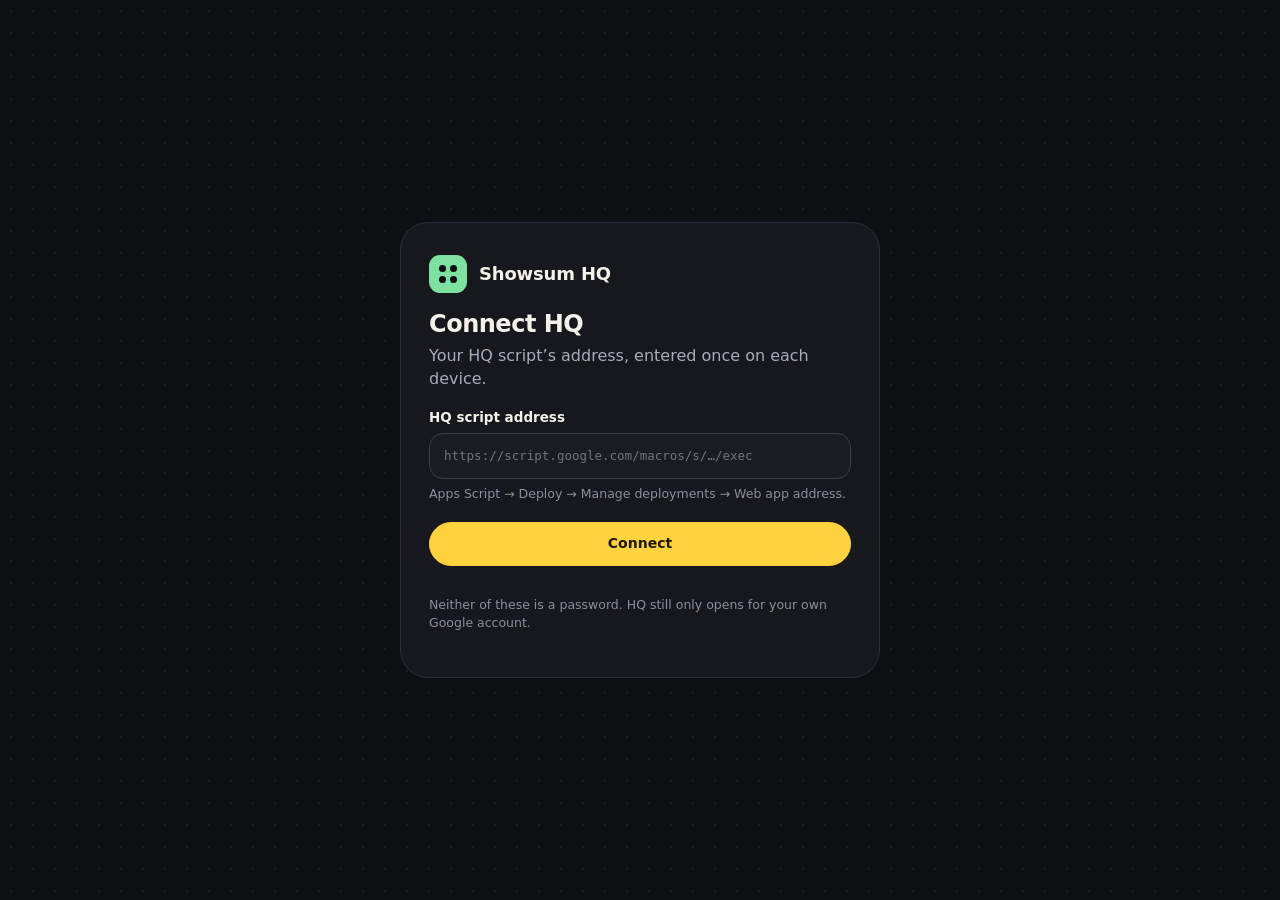
<file: index.html>
<!doctype html>
<html lang="en-GB">
<head>
<meta charset="utf-8">
<meta name="viewport" content="width=device-width, initial-scale=1, viewport-fit=cover">
<meta http-equiv="Content-Security-Policy" content="default-src 'self'; script-src 'self' https://accounts.google.com/gsi/client; style-src 'self' 'unsafe-inline' https://fonts.googleapis.com https://accounts.google.com/gsi/style; font-src https://fonts.gstatic.com; img-src 'self' data: https://*.googleusercontent.com; connect-src 'self' https://script.google.com https://script.googleusercontent.com https://accounts.google.com/gsi/; frame-src https://accounts.google.com/gsi/; object-src 'none'; base-uri 'none'; form-action 'none'">
<meta name="referrer" content="no-referrer">
<title>Showsum HQ</title>
<meta name="description" content="Showsum HQ">
<meta name="robots" content="noindex, nofollow">
<meta name="theme-color" content="#0e0f13">
<link rel="manifest" href="manifest.webmanifest">
<link rel="icon" href="icon.svg" type="image/svg+xml">
<link rel="apple-touch-icon" href="apple-touch-icon.png">
<meta name="apple-mobile-web-app-capable" content="yes">
<meta name="mobile-web-app-capable" content="yes">
<meta name="apple-mobile-web-app-status-bar-style" content="black-translucent">
<meta name="apple-mobile-web-app-title" content="Showsum HQ">
<link rel="preconnect" href="https://fonts.googleapis.com">
<link rel="preconnect" href="https://fonts.gstatic.com" crossorigin>
<link rel="stylesheet" href="https://fonts.googleapis.com/css2?family=Archivo:wdth,wght@62..125,400..800&amp;family=JetBrains+Mono:wght@500;600&amp;display=swap">
<link rel="stylesheet" href="hq.css?v=13">
</head>
<body>
<div id="app"><main class="gate"><div class="gate-card"><div class="brand"><div class="mark" aria-hidden="true"><span></span><span></span><span></span><span></span></div><b>Showsum HQ</b></div><span class="loading"><span class="spinner"></span>Opening</span></div></main></div>
<noscript><p style="padding:24px">Showsum HQ needs JavaScript.</p></noscript>
<script src="config.js?v=13"></script>
<script src="exhibitors/core.js?v=13"></script>
<script src="exhibitors.js?v=13"></script>
<script src="hq.js?v=13"></script>
</body>
</html>
</file>
<file: hq.css>
/* Showsum HQ · Transit look */
:root {
  --ground: #0e0f13; --rail: #0a0b0e; --panel: #16181e; --panel-2: #1a1c22; --tile: #22252d;
  --line: #2a2e38; --line-2: #3a3f4b; --line-soft: #22252d;
  --text: #f3f1ea; --sub: #a9adb8; --muted: #8a8f9c;
  --yellow: #ffd23f; --yellow-ink: #1d1904; --yellow-sub: #4a3f12;
  --mint: #7ee0a1; --coral: #ff7a66; --sky: #8fc7ff;
  --l-baby: #5ec2ff; --l-crafts: #b49bff; --l-xmas: #ff6fa0; --l-caravans: #2fd6c3;
  --sans: "Archivo", system-ui, -apple-system, "Segoe UI", Roboto, sans-serif;
  --mono: "JetBrains Mono", ui-monospace, "SF Mono", Menlo, monospace;
  --r-lg: 26px; --r-md: 16px; --r-sm: 10px;
  --safe-b: env(safe-area-inset-bottom, 0px);
  color-scheme: dark;
}
* { box-sizing: border-box; }
html, body { margin: 0; }
body {
  min-height: 100vh; background-color: var(--ground); color: var(--text);
  background-image: radial-gradient(rgba(255,255,255,0.055) 1px, transparent 1.4px); background-size: 22px 22px;
  font-family: var(--sans); font-size: 14px; line-height: 1.45; -webkit-font-smoothing: antialiased;
}
a { color: var(--yellow); }
a:hover { color: #ffe27a; }
button, input, select, textarea { font: inherit; color: inherit; }
:focus-visible { outline: 2px solid var(--yellow); outline-offset: 2px; }
.sr { position: absolute; width: 1px; height: 1px; overflow: hidden; clip: rect(0 0 0 0); white-space: nowrap; }
[hidden] { display: none !important; }

/* Type */
.eyebrow { font-family: var(--mono); font-size: 11px; letter-spacing: 0.14em; color: var(--muted); text-transform: uppercase; }
.h1 { margin: 0; font-stretch: 125%; font-size: clamp(30px, 5vw, 44px); font-weight: 800; letter-spacing: -0.025em; line-height: 1.05; }
.h2 { margin: 0; font-stretch: 125%; font-size: 24px; font-weight: 800; letter-spacing: -0.02em; line-height: 1.1; }
.h3 { margin: 0; font-stretch: 112%; font-size: 17px; font-weight: 800; letter-spacing: -0.01em; }
.lede { margin: 0; font-size: 16px; color: var(--sub); }
.sub { color: var(--sub); }
.muted { color: var(--muted); }
.mono { font-family: var(--mono); }
.small { font-size: 12.5px; }

/* Buttons */
.btn {
  display: inline-flex; align-items: center; justify-content: center; gap: 8px; min-height: 44px; padding: 0 18px;
  border-radius: 22px; border: 1px solid var(--line-2); background: transparent; color: var(--text);
  font-weight: 700; font-size: 14px; text-decoration: none; cursor: pointer; white-space: nowrap;
  transition: background-color .2s, border-color .2s, transform .2s;
}
.btn:hover { background: var(--tile); color: var(--text); }
.btn:active { transform: translateY(1px); }
.btn[disabled] { opacity: .45; cursor: default; }
.btn.light { background: var(--text); border-color: var(--text); color: var(--ground); }
.btn.light:hover { background: #fffdf6; }
.btn.yellow { background: var(--yellow); border-color: var(--yellow); color: var(--yellow-ink); }
.btn.yellow:hover { background: #ffe27a; }
.btn.small { min-height: 36px; padding: 0 14px; font-size: 13px; }
.btn.danger { border-color: rgba(255,122,102,.5); color: var(--coral); }
.icon-btn {
  display: inline-flex; align-items: center; justify-content: center; width: 40px; height: 40px; border-radius: 12px;
  border: 1px solid var(--line-2); background: transparent; color: var(--text); cursor: pointer;
}
.icon-btn:hover { background: var(--tile); }
.icon-btn[disabled] { opacity: .3; cursor: default; }
svg.i { width: 18px; height: 18px; flex: none; }

/* Gate screens (connect, sign in) */
.gate { min-height: 100vh; display: flex; align-items: center; justify-content: center; padding: 24px 16px; }
.gate-card {
  width: 100%; max-width: 480px; background: var(--panel); border: 1px solid var(--line); border-radius: 28px;
  padding: 32px 28px; display: flex; flex-direction: column; gap: 18px; animation: rise .5s both;
}
.brand { display: flex; align-items: center; gap: 12px; }
.mark { width: 38px; height: 38px; border-radius: 11px; background: var(--mint); padding: 10px; display: grid; grid-template-columns: 1fr 1fr; gap: 4px; flex: none; }
.mark span { border-radius: 50%; background: var(--ground); }
.brand b { font-stretch: 125%; font-size: 18px; font-weight: 800; letter-spacing: -0.01em; }
.field { display: flex; flex-direction: column; gap: 6px; }
.field label { font-weight: 600; font-size: 13.5px; }
.field .hint { font-size: 12.5px; color: var(--muted); }
.input {
  width: 100%; min-height: 46px; padding: 10px 14px; border-radius: 14px; border: 1px solid var(--line-2);
  background: var(--panel-2); color: var(--text); font-size: 14px;
}
.input:focus { border-color: var(--yellow); outline: none; }
.input.mono { font-family: var(--mono); font-size: 12.5px; }
textarea.input { min-height: 72px; resize: vertical; }
.error { color: var(--coral); font-size: 13px; }
.note { font-size: 12.5px; color: var(--muted); }
.gsi-slot { min-height: 44px; display: flex; align-items: center; }

/* Shell */
.shell { display: flex; min-height: 100vh; }
.rail {
  position: sticky; top: 0; height: 100vh; flex: 0 0 76px; background: var(--rail); border-right: 1px solid #1d2027;
  display: flex; flex-direction: column; align-items: center; gap: 8px; padding: 20px 0;
}
.rail .mark { margin-bottom: 18px; }
.nav-a {
  position: relative; width: 46px; height: 46px; border-radius: 13px; color: var(--muted);
  display: flex; align-items: center; justify-content: center; text-decoration: none;
}
.nav-a:hover { background: var(--panel-2); color: var(--text); }
.nav-a[aria-current="page"] { background: var(--tile); color: var(--text); }
.nav-a svg { width: 21px; height: 21px; }
.nav-a .badge {
  position: absolute; top: 5px; right: 4px; min-width: 17px; height: 17px; padding: 0 4px; border-radius: 9px;
  background: var(--yellow); color: var(--yellow-ink); font-size: 10.5px; font-weight: 700; display: flex; align-items: center; justify-content: center;
}
.avatar {
  width: 34px; height: 34px; border-radius: 50%; background: var(--text); color: var(--ground); font-weight: 700;
  display: flex; align-items: center; justify-content: center; overflow: hidden; flex: none;
}
.avatar img { width: 100%; height: 100%; object-fit: cover; }
.rail .avatar { margin-top: auto; }
.main { flex: 1; min-width: 0; padding: 28px 32px 64px; display: flex; flex-direction: column; gap: 22px; max-width: 1380px; }
.tabbar { display: none; }

.page-head { display: flex; flex-wrap: wrap; align-items: flex-end; justify-content: space-between; gap: 16px; animation: rise .5s both; }
.page-head > div { display: flex; flex-direction: column; gap: 6px; min-width: 0; }
.live { display: inline-flex; align-items: center; gap: 10px; }
.pulse { position: relative; width: 8px; height: 8px; flex: none; }
.pulse::before, .pulse::after { content: ""; position: absolute; inset: 0; border-radius: 50%; background: var(--mint); }
.pulse::after { background: none; border: 2px solid var(--mint); animation: pulse 2s ease-out infinite; }
.pulse.off::before { background: var(--muted); }
.pulse.off::after { display: none; }

/* Panels */
.panel { background: var(--panel); border: 1px solid var(--line); border-radius: var(--r-lg); padding: 22px; display: flex; flex-direction: column; gap: 14px; animation: rise .5s both; }
.panel-head { display: flex; flex-wrap: wrap; align-items: flex-end; justify-content: space-between; gap: 12px; }
.panel-head > div { display: flex; flex-direction: column; gap: 4px; }
.grid-2 { display: grid; grid-template-columns: repeat(auto-fit, minmax(min(320px, 100%), 1fr)); gap: 20px; align-items: start; }
.grid-2 > * { min-width: 0; }

/* Build line (Overview placeholder) */
.line-track { display: flex; align-items: flex-start; overflow-x: auto; padding: 8px 2px 4px; }
.stop { display: flex; flex-direction: column; align-items: center; gap: 8px; flex: 1 0 96px; position: relative; text-align: center; }
.stop::before { content: ""; position: absolute; top: 9px; left: calc(-50% + 12px); right: calc(50% + 12px); height: 0; border-top: 2px dashed var(--line-2); }
.stop:first-child::before { display: none; }
.stop.done::before, .stop.now::before { border-top: 6px solid var(--mint); top: 7px; border-radius: 3px; }
.stop .st { position: relative; width: 20px; height: 20px; border-radius: 50%; box-sizing: border-box; background: var(--ground); border: 2px solid var(--line-2); z-index: 1; }
.stop.done .st { background: var(--text); border: 3px solid var(--mint); }
.stop.now .st { border: 4px solid var(--yellow); }
.stop.now .st::after { content: ""; position: absolute; inset: -5px; border-radius: 50%; border: 2px solid var(--yellow); animation: pulse 2s ease-out infinite; }
.stop small { font-family: var(--mono); font-size: 10px; letter-spacing: .08em; color: var(--muted); }
.stop span.t { font-size: 12.5px; font-weight: 600; max-width: 110px; }
.stop.todo span.t { color: var(--sub); font-weight: 500; }

.soon { display: flex; flex-direction: column; gap: 10px; }
.soon ul { margin: 0; padding-left: 18px; color: var(--sub); }
.soon li { margin: 4px 0; }
.tag {
  align-self: flex-start; font-family: var(--mono); font-size: 10.5px; font-weight: 600; letter-spacing: .1em;
  padding: 4px 8px; border-radius: 5px; background: var(--tile); color: var(--yellow); position: relative; overflow: hidden;
}
.tag::after { content: ""; position: absolute; left: 0; right: 0; top: 50%; height: 1px; background: rgba(14,15,19,.75); }
.tag.mint { color: var(--mint); }

/* Launchpad */
.lp-group { display: flex; flex-direction: column; gap: 12px; animation: rise .5s both; }
.lp-group-head { display: flex; align-items: center; justify-content: space-between; gap: 10px; min-height: 40px; }
.lp-group-head .tools { display: flex; gap: 6px; }
.lp-grid { display: grid; grid-template-columns: repeat(auto-fill, minmax(min(230px, 100%), 1fr)); gap: 12px; }
.tile {
  position: relative; display: flex; align-items: center; gap: 12px; min-height: 72px; min-width: 0; padding: 14px; border-radius: var(--r-md);
  background: var(--panel); border: 1px solid var(--line); color: var(--text); text-decoration: none;
  transition: transform .2s, background-color .2s, border-color .2s;
}
a.tile:hover { transform: translateY(-2px); background: var(--panel-2); border-color: var(--line-2); color: var(--text); }
.tile .mono-ico {
  flex: none; width: 40px; height: 40px; border-radius: 12px; display: flex; align-items: center; justify-content: center;
  font-stretch: 125%; font-weight: 800; font-size: 16px; color: var(--ground);
}
.tile .tx { display: flex; flex-direction: column; min-width: 0; }
.tile .tx b { font-weight: 700; font-size: 14px; white-space: nowrap; overflow: hidden; text-overflow: ellipsis; }
.tile .tx span { font-size: 12px; color: var(--muted); overflow: hidden; display: -webkit-box; -webkit-line-clamp: 2; -webkit-box-orient: vertical; overflow-wrap: anywhere; }
.tile .tx .host { font-family: var(--mono); font-size: 11px; }
.tile .out { margin-left: auto; color: var(--muted); flex: none; }
.tile.editing { padding-right: 10px; }
.tile .edit-tools { margin-left: auto; display: flex; gap: 4px; flex: none; }
.tile .edit-tools .icon-btn { width: 34px; height: 34px; border-radius: 10px; }
.add-tile {
  display: flex; align-items: center; justify-content: center; gap: 8px; min-height: 72px; border-radius: var(--r-md);
  border: 1.5px dashed var(--line-2); background: transparent; color: var(--sub); cursor: pointer; font-weight: 600;
}
.add-tile:hover { border-color: var(--yellow); color: var(--yellow); }

/* Settings */
.rows { display: flex; flex-direction: column; }
.row { display: grid; grid-template-columns: 24px minmax(0, 1fr) auto; gap: 12px; align-items: center; padding: 12px 0; border-top: 1px solid var(--line-soft); }
.row:first-child { border-top: 0; }
.row .what { display: flex; flex-direction: column; min-width: 0; }
.row .what b { font-weight: 600; }
.row .what span { font-size: 12.5px; color: var(--muted); overflow-wrap: anywhere; }
.ok-dot, .no-dot, .wait-dot { width: 12px; height: 12px; border-radius: 50%; justify-self: center; }
.ok-dot { background: var(--mint); }
.no-dot { background: transparent; border: 2px solid var(--line-2); }
.no-dot.bad { border-color: var(--coral); }
.wait-dot { background: var(--line-2); animation: breathe 1.4s ease-in-out infinite; }
.pin { margin: 4px 0 0; padding: 12px 14px; border-radius: 12px; background: var(--panel-2); border: 1px solid var(--line-2); font-size: 12.5px; white-space: pre-wrap; overflow-wrap: anywhere; color: var(--yellow); }
.kv { display: grid; grid-template-columns: max-content 1fr; gap: 6px 16px; font-size: 13px; }
.kv dt { color: var(--muted); }
.kv dd { margin: 0; }
.actions { display: flex; flex-wrap: wrap; gap: 8px; }

/* ---------- Release 2: Overview and Customers ---------- */
:root { --l-other: #e8a35a; --stage-todo: #3a3f4b; --day2: #3c9a68; --last: #cdeedb; --lilac: #b49bff; }
.hl { color: var(--text); font-weight: 700; }
.lede .hl { color: var(--yellow); }
.updated { align-self: center; }
.ldot { display: inline-block; width: 10px; height: 10px; border-radius: 50%; flex: none; }
.legend { display: flex; flex-wrap: wrap; gap: 6px 14px; color: var(--sub); }
.legend > span { display: inline-flex; align-items: center; gap: 6px; }
.k { display: inline-block; width: 10px; height: 10px; border-radius: 3px; background: var(--stage-todo); flex: none; }
.k.on, .k.first, .k.won { background: var(--mint); }
.k.todo { background: var(--stage-todo); }
.k.emailed, .k.other { background: var(--sky); }
.k.engaged { background: var(--yellow); }
.k.post { background: var(--lilac); }
.k.out { background: var(--coral); }
.k.day2 { background: var(--day2); }
.k.last { background: var(--last); }
.k.show { width: 16px; height: 8px; border-radius: 4px; background: var(--l-xmas); }
.k.win { width: 16px; height: 0; border-radius: 0; background: none; border-top: 2px dashed var(--yellow); }
.chip { display: inline-flex; align-items: center; gap: 6px; height: 26px; padding: 0 10px; border-radius: 13px; font-size: 12px; font-weight: 700; background: var(--tile); color: var(--text); white-space: nowrap; flex: none; }
.chip.live { background: rgba(126,224,161,.14); color: var(--mint); }
.chip.warn { background: rgba(255,210,63,.12); color: var(--yellow); }
.chip.dim { color: var(--muted); }
.btn.ghost { border-color: var(--line); color: var(--muted); }
.btn.ghost:hover { color: var(--text); }

/* Sending today */
.sendnow { background: #13151a; border: 1px solid var(--line); border-radius: 28px; padding: 24px 28px; display: flex; flex-wrap: wrap; align-items: center; gap: 22px 32px; animation: rise .5s both; }
.send-count { display: flex; align-items: center; gap: 20px; flex: 0 1 auto; min-width: 0; }
.waffle { display: grid; gap: 4px; flex: none; max-width: 100%; }
.waffle span { aspect-ratio: 1; border-radius: 50%; background: #2c303a; }
.waffle span.on { background: var(--mint); }
.waffle span.over { background: var(--coral); }
.send-num { display: flex; flex-direction: column; gap: 4px; min-width: 0; }
.send-num .big { font-stretch: 125%; font-size: 68px; font-weight: 800; line-height: .95; letter-spacing: -.03em; }
.send-num .big small { font-size: 18px; font-weight: 600; color: var(--muted); letter-spacing: 0; }
.send-num .legend { flex-direction: column; gap: 5px; margin-top: 8px; font-size: 12.5px; }
.send-facts { flex: 1 1 360px; min-width: 0; display: flex; flex-direction: column; gap: 8px; }
.send-facts ul { margin: 0; padding: 0; list-style: none; display: flex; flex-direction: column; gap: 6px; color: var(--sub); }
.send-facts li b { color: var(--text); }
.send-facts li b.bad { color: var(--coral); }
.send-facts li b.good { color: var(--mint); }
.send-facts li.warn { color: var(--yellow); }

/* 7-day tiles */
.kpis { display: grid; grid-template-columns: repeat(auto-fit, minmax(min(200px, 100%), 1fr)); gap: 14px; animation: rise .5s both; }
.kpi { min-width: 0; background: var(--panel); border: 1px solid var(--line); border-radius: 20px; padding: 16px 18px 12px; display: flex; flex-direction: column; gap: 2px; color: var(--text); text-decoration: none; transition: transform .2s, border-color .2s; }
a.kpi:hover { transform: translateY(-2px); border-color: var(--line-2); color: var(--text); }
.kpi-top { display: flex; justify-content: space-between; gap: 8px; font-family: var(--mono); font-size: 11px; letter-spacing: .12em; color: var(--muted); text-transform: uppercase; }
.kpi-val { font-stretch: 125%; font-size: 40px; font-weight: 800; line-height: 1.05; letter-spacing: -.02em; overflow-wrap: anywhere; }
.kpi-sub { font-size: 12.5px; color: var(--sub); }
.kpi-sub.bad { color: var(--coral); }
.spark { display: block; width: 100%; height: 36px; margin-top: 8px; overflow: visible; }

/* Overview layout */
.ov-grid { display: grid; grid-template-columns: minmax(0, 1.7fr) minmax(0, 1fr); gap: 20px; align-items: start; }
.ov-main, .ov-side { display: flex; flex-direction: column; gap: 20px; min-width: 0; }

/* Your shows */
.show-row { position: relative; display: flex; flex-direction: column; gap: 10px; padding: 16px 16px 14px 20px; border-radius: 16px; background: var(--panel-2); border: 1px solid var(--line-soft); overflow: hidden; }
.show-row::before { content: ""; position: absolute; left: 0; top: 0; bottom: 0; width: 5px; background: var(--lc); }
.show-head { display: flex; align-items: flex-start; justify-content: space-between; gap: 10px; }
.show-name { display: flex; flex-direction: column; min-width: 0; }
.show-name b { font-stretch: 112%; font-size: 17px; font-weight: 800; }
.show-count { position: absolute; right: 16px; bottom: 14px; font-size: 11px; color: var(--muted); }
.stagebar { display: flex; height: 10px; border-radius: 5px; overflow: hidden; background: var(--tile); }
.stagebar .seg { height: 100%; transform-origin: left; animation: growx .7s both; }
.seg.todo { background: var(--stage-todo); } .seg.emailed { background: var(--sky); } .seg.engaged { background: var(--yellow); }
.seg.won { background: var(--mint); } .seg.post { background: var(--lilac); } .seg.out { background: var(--coral); }
.steps { margin: 0; padding: 0 0 18px; list-style: none; display: flex; flex-direction: column; gap: 4px; color: var(--sub); font-size: 13px; }
.steps li { padding-left: 16px; position: relative; }
.steps li::before { content: ""; position: absolute; left: 0; top: 7px; width: 7px; height: 7px; border-radius: 50%; border: 2px solid var(--line-2); box-sizing: border-box; }
.steps li.go::before { background: var(--yellow); border-color: var(--yellow); }
.steps li b { color: var(--text); font-weight: 600; }

/* Emails and shows ahead */
.split { flex-direction: row; flex-wrap: wrap; gap: 24px; }
.split > div { flex: 1 1 300px; min-width: 0; display: flex; flex-direction: column; gap: 12px; }
.split > .ahead { padding-left: 24px; border-left: 1px dashed var(--line); }
.bars { display: grid; grid-auto-flow: column; grid-auto-columns: minmax(0, 1fr); gap: 5px; height: 140px; align-items: end; }
.bar { height: 100%; display: flex; flex-direction: column; justify-content: flex-end; align-items: center; gap: 6px; min-width: 0; }
.bar .stack { width: 100%; max-width: 26px; flex: 1; display: flex; flex-direction: column; justify-content: flex-end; border-radius: 5px; overflow: hidden; background: rgba(255,255,255,.03); }
.bar .stack span { display: block; width: 100%; transform-origin: bottom; animation: growy .7s both; }
.stack .first { background: var(--mint); } .stack .day2 { background: var(--day2); } .stack .last { background: var(--last); } .stack .other { background: var(--sky); }
.bar .lab { font-family: var(--mono); font-size: 10px; color: var(--muted); }
.bar.today .lab { color: var(--text); font-weight: 600; }
.bar .val { color: var(--sub); white-space: nowrap; font-size: 11px; }
.timeline { position: relative; display: flex; flex-direction: column; gap: 6px; padding-top: 22px; }
.ticks { position: absolute; top: 0; left: 0; right: 0; height: 16px; }
.ticks span { position: absolute; top: 0; font-family: var(--mono); font-size: 10px; letter-spacing: .08em; color: var(--muted); white-space: nowrap; }
.ticks span:first-child { color: var(--yellow); }
.lane { display: flex; flex-direction: column; gap: 4px; min-width: 0; }
.lane-lab { display: flex; align-items: center; gap: 6px; font-size: 12.5px; min-width: 0; white-space: nowrap; overflow: hidden; text-overflow: ellipsis; }
.lane-lab b { font-weight: 600; overflow: hidden; text-overflow: ellipsis; }
.lane-lab .muted { overflow: hidden; text-overflow: ellipsis; }
.lane-track { position: relative; height: 12px; border-radius: 6px; background: rgba(255,255,255,.03); }
.lane-track .show { position: absolute; top: 1px; height: 10px; border-radius: 5px; transform-origin: left; animation: growx .7s both; }
.lane-track .win { position: absolute; top: 5px; height: 0; border-top: 2px dashed var(--yellow); }

/* Your turn */
.turn { display: flex; flex-direction: column; gap: 12px; animation: rise .5s both; }
.turn-head { display: flex; align-items: center; justify-content: space-between; gap: 10px; }
.turn-head h2 { margin: 0; font-stretch: 125%; font-size: 26px; font-weight: 800; letter-spacing: -.02em; color: var(--yellow); }
.turn-head .count { min-width: 30px; height: 30px; padding: 0 9px; border-radius: 15px; background: var(--yellow); color: var(--yellow-ink); font-weight: 800; display: flex; align-items: center; justify-content: center; }
.ticket { display: flex; flex-direction: column; gap: 6px; padding: 16px 18px; border-radius: 16px; background: var(--yellow); color: var(--yellow-ink); }
.t-top { display: flex; align-items: center; gap: 8px; min-width: 0; }
.ticket .round { flex: none; min-width: 24px; height: 24px; padding: 0 6px; border-radius: 12px; background: var(--yellow-ink); color: var(--yellow); display: flex; align-items: center; justify-content: center; font-weight: 800; font-size: 11.5px; }
.t-tag { font-family: var(--mono); font-size: 10.5px; font-weight: 600; letter-spacing: .1em; color: var(--yellow-sub); overflow: hidden; text-overflow: ellipsis; white-space: nowrap; }
.t-title { font-stretch: 112%; font-size: 17px; font-weight: 800; letter-spacing: -.01em; line-height: 1.2; }
.t-sub { font-size: 13px; line-height: 1.45; color: var(--yellow-sub); }

/* Arrivals and lists */
.arrs { display: flex; flex-direction: column; }
.arr { display: grid; grid-template-columns: 46px 96px minmax(0, 1fr); gap: 10px; align-items: start; padding: 10px 0; border-top: 1px solid var(--line-soft); }
.arr:first-child { border-top: 0; }
.arr > .mono { font-size: 12px; padding-top: 3px; }
.ftag { justify-self: start; position: relative; font-family: var(--mono); font-size: 10px; font-weight: 600; letter-spacing: .1em; padding: 4px 7px; border-radius: 5px; background: var(--tile); color: var(--sub); white-space: nowrap; overflow: hidden; max-width: 100%; text-overflow: ellipsis; }
.ftag::after { content: ""; position: absolute; left: 0; right: 0; top: 50%; height: 1px; background: rgba(14,15,19,.75); }
.ftag.mint { color: var(--mint); } .ftag.yellow { color: var(--yellow); } .ftag.coral { color: var(--coral); } .ftag.sky { color: var(--sky); } .ftag.muted { color: var(--muted); }
.arr-tx { display: flex; flex-direction: column; min-width: 0; }
.arr-tx b { font-size: 13.5px; font-weight: 600; overflow-wrap: anywhere; }
.arr-tx span { font-size: 12px; color: var(--muted); overflow-wrap: anywhere; }

/* Customers */
.plans { display: flex; flex-direction: column; }
.plan-row { display: grid; grid-template-columns: 12px minmax(0, 1.2fr) minmax(0, 1fr) minmax(0, 1.3fr); gap: 12px; align-items: center; padding: 12px 0; border-top: 1px solid var(--line-soft); }
.plan-row:first-child { border-top: 0; }
.pdot { display: inline-block; width: 10px; height: 10px; border-radius: 3px; flex: none; }
.pname { display: flex; flex-direction: column; min-width: 0; }
.pcount { min-width: 0; }
.pmoney { display: flex; align-items: center; gap: 10px; min-width: 0; }
.pbar { flex: 1; height: 8px; border-radius: 4px; background: var(--tile); overflow: hidden; }
.pbar span { display: block; height: 100%; border-radius: 4px; transform-origin: left; animation: growx .7s both; }
.journey { display: grid; grid-template-columns: repeat(auto-fit, minmax(min(110px, 100%), 1fr)); gap: 10px; }
.jstep { display: flex; flex-direction: column; gap: 2px; padding: 12px; border-radius: 14px; background: var(--panel-2); border: 1px solid var(--line-soft); }
.jstep b { font-stretch: 125%; font-size: 28px; font-weight: 800; line-height: 1; }
.find { max-width: 260px; min-height: 40px; }
.chips { display: flex; flex-wrap: wrap; gap: 8px; }
.fchip { min-height: 36px; padding: 0 14px; border-radius: 18px; border: 1px solid var(--line-2); background: transparent; color: var(--text); font-weight: 600; font-size: 13px; cursor: pointer; }
.fchip[aria-selected="true"] { background: var(--text); color: var(--ground); border-color: var(--text); }
.fchip[aria-selected="true"] .muted { color: #55585f; }
.cust-table { display: flex; flex-direction: column; }
.cust { display: grid; grid-template-columns: minmax(0, 2fr) minmax(0, 1.2fr) 70px 80px minmax(0, 1.3fr) minmax(0, 1.2fr) auto; gap: 12px; align-items: center; padding: 12px 0; border-top: 1px solid var(--line-soft); }
.cust.head { font-family: var(--mono); font-size: 10.5px; letter-spacing: .1em; text-transform: uppercase; color: var(--muted); border-top: 0; padding-top: 4px; }
.c-name { display: flex; align-items: center; gap: 10px; min-width: 0; }
.c-name > span { display: flex; flex-direction: column; min-width: 0; }
.c-name b { overflow-wrap: anywhere; }
.c-plan { display: flex; align-items: center; gap: 8px; flex-wrap: wrap; min-width: 0; }
.c-next { display: flex; flex-direction: column; min-width: 0; }
.c-status { display: flex; flex-direction: column; align-items: flex-start; gap: 4px; min-width: 0; }
.months { height: 150px; }
.name-form .name-row { display: flex; gap: 8px; }
.name-form .input { min-height: 40px; max-width: 220px; }

@media (max-width: 1100px) {
  .ov-grid { grid-template-columns: minmax(0, 1fr); }
}
@media (max-width: 760px) {
  .sendnow { padding: 20px 18px; border-radius: 22px; }
  .send-num .big { font-size: 54px; }
  .kpis { grid-template-columns: repeat(2, minmax(0, 1fr)); gap: 10px; }
  .kpi { padding: 14px 14px 10px; border-radius: 18px; }
  .kpi-val { font-size: 30px; }
  .split > .ahead { padding-left: 0; border-left: 0; padding-top: 20px; border-top: 1px dashed var(--line); }
  .arr { grid-template-columns: 40px minmax(0, 1fr); }
  .arr .ftag { grid-column: 2; }
  .arr .arr-tx { grid-column: 2; }
  .plan-row { grid-template-columns: 12px minmax(0, 1fr) minmax(0, 1fr); }
  .plan-row .pmoney { grid-column: 2 / -1; }
  .cust.head { display: none; }
  .cust { grid-template-columns: minmax(0, 1fr) auto; gap: 6px 12px; padding: 14px 0; }
  .cust .c-name { grid-column: 1 / -1; }
  .cust .c-since::before { content: "Since "; }
  .cust .c-act { grid-column: 1 / -1; }
  .find { max-width: none; }
}


/* ---------- Release 3: batches ---------- */
.deps { display: flex; flex-direction: column; gap: 10px; }
.dep { position: relative; display: grid; grid-template-columns: 34px minmax(0, 1fr) auto; gap: 12px; align-items: start; padding: 14px 14px 14px 18px; border-radius: 16px; background: var(--panel-2); border: 1px solid var(--line-soft); overflow: hidden; }
.dep::before { content: ""; position: absolute; left: 0; top: 0; bottom: 0; width: 5px; background: var(--lc); }
.dep-pos { font-size: 18px; font-weight: 600; color: var(--muted); padding-top: 2px; }
.dep-main { display: flex; flex-direction: column; gap: 8px; min-width: 0; }
.dep-head { display: flex; align-items: center; justify-content: space-between; gap: 10px; }
.dep-name { display: flex; align-items: center; gap: 8px; min-width: 0; }
.dep-name b { font-stretch: 112%; font-size: 16px; font-weight: 800; overflow-wrap: anywhere; }
.dep-tools { display: flex; gap: 6px; }
.dep-tools .icon-btn { width: 36px; height: 36px; border-radius: 10px; }
.track { display: flex; margin: 2px 0 0; padding: 0; list-style: none; }
.track li { flex: 1 1 0; display: flex; flex-direction: column; gap: 6px; position: relative; min-width: 0; }
.track li:last-child { flex: 0 0 auto; }
.track li::before { content: ""; position: absolute; left: 12px; right: 0; top: 5px; border-top: 2px dashed var(--line-2); }
.track li:last-child::before { display: none; }
.track li.done::before { border-top: 3px solid var(--lc); top: 4px; }
.track .dot { position: relative; z-index: 1; width: 12px; height: 12px; border-radius: 50%; box-sizing: border-box; border: 2px solid var(--line-2); background: var(--panel-2); }
.track li.done .dot { background: var(--lc); border-color: var(--lc); }
.track li.now .dot { border: 3px solid var(--muted); }
.track li.now.go .dot { border-color: var(--yellow); box-shadow: 0 0 0 3px rgba(255,210,63,.2); }
.track .lab { font-size: 11px; color: var(--muted); white-space: nowrap; overflow: hidden; text-overflow: ellipsis; padding-right: 6px; }
.track li.now .lab { color: var(--text); font-weight: 600; }
.how { margin: 0; padding: 8px 10px; border-radius: 10px; background: rgba(255,210,63,.07); color: var(--sub); }
.how b { color: var(--yellow); }
.props { display: flex; flex-direction: column; gap: 4px; padding-top: 6px; border-top: 1px dashed var(--line); }
.props .eyebrow { margin: 6px 0 4px; }
.prop { display: grid; grid-template-columns: 12px minmax(0, 1fr) auto; gap: 12px; align-items: center; padding: 10px 0; border-top: 1px solid var(--line-soft); }
.props .eyebrow + .prop { border-top: 0; }
.prop-tx { display: flex; flex-direction: column; min-width: 0; }
.prop-tx b { font-weight: 600; overflow-wrap: anywhere; }
.c-paid { display: flex; flex-direction: column; min-width: 0; }
@media (max-width: 760px) {
  .dep { grid-template-columns: 26px minmax(0, 1fr); }
  .dep-tools { grid-column: 2; }
  .prop { grid-template-columns: 12px minmax(0, 1fr); }
  .prop .btn { grid-column: 2; justify-self: start; }
}

@keyframes growx { from { transform: scaleX(0); } }
@keyframes growy { from { transform: scaleY(0); } }

/* Toasts and banners */
.toasts { position: fixed; left: 50%; bottom: calc(24px + var(--safe-b)); transform: translateX(-50%); display: flex; flex-direction: column; gap: 8px; z-index: 50; width: min(92vw, 460px); pointer-events: none; }
.toast { pointer-events: auto; background: var(--text); color: var(--ground); border-radius: 14px; padding: 12px 16px; font-weight: 600; box-shadow: 0 10px 30px rgba(0,0,0,.4); animation: rise .3s both; }
.toast.bad { background: var(--coral); }
.banner { display: flex; flex-wrap: wrap; align-items: center; gap: 10px 14px; padding: 12px 16px; border-radius: 14px; background: rgba(255,210,63,.08); border: 1px solid #6b5a1f; color: var(--yellow); }
.banner .grow { flex: 1 1 220px; }

/* Dialog */
dialog { border: 1px solid var(--line-2); border-radius: 22px; background: var(--panel); color: var(--text); padding: 0; width: min(92vw, 480px); }
dialog::backdrop { background: rgba(0,0,0,.6); }
dialog form { padding: 24px; display: flex; flex-direction: column; gap: 14px; }
dialog .foot { display: flex; justify-content: flex-end; gap: 8px; flex-wrap: wrap; margin-top: 6px; }

.spinner { width: 16px; height: 16px; border-radius: 50%; border: 2px solid currentColor; border-right-color: transparent; animation: spin .8s linear infinite; flex: none; }
.loading { display: flex; align-items: center; gap: 10px; color: var(--sub); padding: 8px 0; }

@keyframes rise { from { opacity: 0; transform: translateY(10px); } }
@keyframes pulse { 0% { transform: scale(1); opacity: .75; } 100% { transform: scale(2.4); opacity: 0; } }
@keyframes breathe { 50% { opacity: .35; } }
@keyframes spin { to { transform: rotate(360deg); } }

/* Phone */
@media (max-width: 760px) {
  .rail { display: none; }
  .main { padding: 20px 16px calc(96px + var(--safe-b)); gap: 18px; }
  .tabbar {
    display: grid; grid-template-columns: repeat(6, minmax(0, 1fr)); position: fixed; left: 0; right: 0; bottom: 0; z-index: 40;
    padding: 6px 4px calc(8px + var(--safe-b)); background: rgba(10,11,14,.96); border-top: 1px solid #1d2027;
    backdrop-filter: blur(8px);
  }
  .tabbar a { display: flex; flex-direction: column; align-items: center; gap: 3px; padding: 4px 0; text-decoration: none; color: var(--muted); font-size: 10.5px; font-weight: 600; position: relative; }
  .tabbar a span.ic { width: 44px; height: 30px; border-radius: 15px; display: flex; align-items: center; justify-content: center; }
  .tabbar a { font-size: 10px; letter-spacing: -.01em; white-space: nowrap; min-width: 0; }
  .tabbar a[aria-current="page"] { color: var(--text); }
  .tabbar a[aria-current="page"] span.ic { background: var(--tile); }
  .tabbar svg { width: 20px; height: 20px; }
  .tabbar .badge { position: absolute; top: 0; right: calc(50% - 22px); min-width: 16px; height: 16px; border-radius: 8px; background: var(--yellow); color: var(--yellow-ink); font-size: 10px; font-weight: 700; display: flex; align-items: center; justify-content: center; padding: 0 4px; }
  .panel { padding: 18px; border-radius: 22px; }
  .gate-card { padding: 26px 20px; }
  .lp-grid { grid-template-columns: minmax(0, 1fr); }
  .row { grid-template-columns: 20px minmax(0, 1fr); }
  .row > :last-child:not(.what) { grid-column: 2; justify-self: start; }
}
@media (prefers-reduced-motion: reduce) {
  *, *::before, *::after { animation: none !important; transition: none !important; }
}

/* ---------- Release 4: Inbox ---------- */
a.ticket { text-decoration: none; transition: transform .15s; }
a.ticket:hover { transform: translateY(-1px); }
.warn-list { margin: 6px 0 0; padding-left: 18px; color: var(--sub); }
.warn-list li { margin: 2px 0; }
.msgs { display: flex; flex-direction: column; gap: 10px; }
.msg { display: flex; flex-direction: column; gap: 8px; padding: 16px 18px; border-radius: 16px; background: var(--panel-2); border: 1px solid var(--line-soft); border-left: 4px solid var(--yellow); }
.msg-head { display: flex; align-items: center; justify-content: space-between; gap: 10px; }
.msg-who { display: flex; flex-wrap: wrap; align-items: baseline; gap: 4px 10px; min-width: 0; }
.msg-who b { font-stretch: 112%; font-size: 16px; font-weight: 800; overflow-wrap: anywhere; }
.msg-subj { font-weight: 600; overflow-wrap: anywhere; }
.msg-first { margin: 0; padding: 10px 12px; border-radius: 10px; background: var(--ground); color: var(--sub); font-size: 14px; line-height: 1.5; overflow-wrap: anywhere; }
.msg-acts { display: flex; flex-wrap: wrap; gap: 8px; padding-top: 2px; }
.arr-acts { display: flex; flex-wrap: wrap; gap: 4px 14px; margin-top: 4px; font-size: 12.5px; }
.linkish { background: none; border: 0; padding: 0; font: inherit; color: var(--yellow); cursor: pointer; text-decoration: underline; text-underline-offset: 2px; }
.linkish[disabled] { opacity: .45; cursor: default; }
.steps-n { margin: 0; padding-left: 22px; color: var(--sub); display: flex; flex-direction: column; gap: 8px; }
.steps-n b { color: var(--text); }
@media (max-width: 760px) {
  .msg { padding: 14px; }
  .msg-acts .btn { flex: 1 1 auto; }
}

/* ---------- Release 5: autopilot ---------- */
.segs { display: inline-flex; padding: 3px; gap: 3px; border-radius: 12px; background: var(--panel-2); border: 1px solid var(--line); }
.seg { min-height: 34px; padding: 0 14px; border: 0; border-radius: 9px; background: none; color: var(--muted); font: inherit; font-size: 13px; font-weight: 700; cursor: pointer; }
.seg:hover:not([disabled]) { color: var(--text); background: var(--tile); }
.seg.on { color: var(--text); background: var(--tile); cursor: default; }
.seg.on.seg-dry { color: var(--sky); background: rgba(143,199,255,.12); }
.seg.on.seg-live { color: var(--yellow-ink); background: var(--yellow); }
.panel.ap.ap-live { border-color: #6b5a1f; }
.ap-check { display: flex; flex-direction: column; gap: 8px; padding: 14px 16px; border-radius: 14px; background: var(--yellow); color: var(--yellow-ink); }
.ap-check span { color: var(--yellow-sub); font-size: 13.5px; }
.ap-check .btn { border-color: var(--yellow-ink); }
.ap-check .btn.yellow { background: var(--yellow-ink); color: var(--yellow); }
.ap-check .btn:not(.yellow) { background: transparent; color: var(--yellow-ink); }
.ap-cols { display: grid; grid-template-columns: repeat(auto-fit, minmax(min(300px, 100%), 1fr)); gap: 18px; }
.ap-cols > div { min-width: 0; }
.ap .actions { display: flex; flex-wrap: wrap; align-items: center; gap: 10px; }
.dep-name .chip { margin-left: 4px; }
.dep.started { border-color: rgba(126,224,161,.35); }
.dep-acts { display: flex; flex-wrap: wrap; gap: 8px; }
.members { display: flex; flex-direction: column; gap: 8px; padding: 12px; border-radius: 12px; background: var(--ground); border: 1px solid var(--line-soft); }
.mem-list { display: flex; flex-direction: column; }
.mem { display: grid; grid-template-columns: 96px minmax(0, 1fr) auto; gap: 10px; align-items: center; padding: 8px 0; border-top: 1px solid var(--line-soft); }
.mem:first-child { border-top: 0; }
.mem-tx { display: flex; flex-direction: column; min-width: 0; }
.mem-tx b { font-weight: 600; overflow-wrap: anywhere; }
/* Release 6: a business that's in another batch too */
.mem-tx b .ftag { display: inline-block; vertical-align: 1px; margin-left: 6px; padding: 2px 6px; font-size: 9px; }
@media (max-width: 760px) {
  .segs { width: 100%; }
  .seg { flex: 1 1 0; }
  .mem { grid-template-columns: minmax(0, 1fr) auto; }
  .mem > .ftag { grid-column: 1 / -1; }
}
.panel-head > .segs { flex-direction: row; align-self: flex-start; }

/* ---------- Release 8: Exhibitors, a section of HQ (exhibitors.js) ---------- */
:root { --amber: #fcc35d; --stripe: repeating-linear-gradient(135deg, #3a3f4b 0 4px, #22252d 4px 8px); }
/* Regions that redraw as checks come in rise once, not on every redraw */
#xbody, #xs-top { animation: rise .5s both; }
#xbody .panel, #xbody .kpis, #xs-top .panel, #xs-detail, .xdlg .dialog { animation: none; }
#xbody { display: flex; flex-direction: column; gap: 20px; }

/* Page head */
.crumbs { display: flex; flex-wrap: wrap; align-items: center; gap: 8px; font-family: var(--mono); font-size: 11px; letter-spacing: .14em; text-transform: uppercase; color: var(--muted); }
.crumbs a { color: var(--muted); text-decoration: none; }
.crumbs a:hover { color: var(--text); }
.crumbs .sep { opacity: .5; }
.crumbs span:last-child { color: var(--sub); max-width: 40ch; overflow: hidden; text-overflow: ellipsis; white-space: nowrap; }
.h1 .ldot2 { display: inline-block; width: 16px; height: 16px; border-radius: 50%; margin-right: 14px; vertical-align: 6px; background: var(--lc); }
.page-head > .actions { flex-direction: row; flex-wrap: wrap; align-items: center; gap: 10px; }
.xsearch { position: relative; display: flex; align-items: center; gap: 10px; width: 320px; max-width: 100%; height: 44px; padding: 0 14px; border-radius: 14px; border: 1px solid var(--line-2); background: var(--panel-2); color: var(--muted); font-size: 13.5px; }
.xsearch:focus-within { border-color: var(--yellow); }
.xsearch svg { width: 17px; height: 17px; flex: none; }
.xsearch input { flex: 1; min-width: 0; height: 100%; border: 0; background: none; color: var(--text); font: inherit; font-size: 14px; outline: none; }
.xsearch input::placeholder { color: var(--muted); }
.icon-sq { width: 44px; height: 44px; border-radius: 14px; border: 1px solid var(--line-2); background: var(--panel-2); color: var(--sub); display: inline-flex; align-items: center; justify-content: center; cursor: pointer; flex: none; }
.icon-sq:hover { background: var(--tile); color: var(--text); }
.icon-sq svg { width: 18px; height: 18px; }
.xfind { position: relative; }
.xfind-list { position: absolute; z-index: 30; top: calc(100% + 6px); left: 0; right: 0; min-width: 300px; display: flex; flex-direction: column; padding: 6px; border-radius: 16px; background: var(--panel); border: 1px solid var(--line-2); box-shadow: 0 20px 50px rgba(0,0,0,.5); }
.xfind-list .opt { display: grid; grid-template-columns: 12px minmax(0, 1fr) auto; gap: 10px; align-items: center; padding: 10px; border: 0; border-radius: 10px; background: none; color: var(--text); font: inherit; text-align: left; text-decoration: none; cursor: pointer; }
.xfind-list .opt:hover, .xfind-list .opt:focus { background: var(--tile); outline: none; }
.xfind-list .opt b { font-weight: 600; overflow: hidden; text-overflow: ellipsis; white-space: nowrap; }
.xfind-list .opt span:last-child { font-size: 12px; color: var(--muted); }
.xfind-list .ldot { background: var(--line-2); }

/* Tiles */
a.kpi:hover { transform: translateY(-2px); border-color: var(--line-2); }
.kpi.call { background: var(--yellow); border-color: var(--yellow); color: var(--yellow-ink); }
.kpi.call .kpi-top, .kpi.call .kpi-sub { color: var(--yellow-sub); }
.kpi .kpi-sub b { color: var(--text); font-weight: 600; }
.kpi.call .kpi-sub b { color: var(--yellow-ink); }
.kpi .mini { display: flex; height: 6px; gap: 2px; margin-top: 10px; border-radius: 3px; overflow: hidden; }
.kpi .mini i { display: block; height: 100%; }

/* Lead bars and keys */
.lbar { display: flex; gap: 3px; height: 12px; min-width: 0; }
.lbar i { display: block; height: 100%; border-radius: 3px; min-width: 3px; }
.lbar.thin { height: 8px; }
.ok-bg { background: var(--mint); } .check-bg { background: var(--amber); } .consent-bg { background: var(--coral); } .pending-bg { background: var(--stripe); } .out-bg { background: var(--muted); }
.g-bg { background: var(--sky); } .m-bg { background: var(--lilac); } .o-bg { background: var(--line-2); }
.keys { display: flex; flex-wrap: wrap; gap: 6px 18px; font-size: 12.5px; color: var(--sub); }
.keys span { display: inline-flex; align-items: center; gap: 7px; }
.keys b { color: var(--text); font-weight: 700; font-variant-numeric: tabular-nums; }
.keys i { width: 9px; height: 9px; border-radius: 3px; display: inline-block; }
.two-bars { display: grid; grid-template-columns: repeat(2, minmax(0, 1fr)); gap: 22px 28px; }
.two-bars > div, .stack8 { display: flex; flex-direction: column; gap: 10px; min-width: 0; }
.stack14 { display: flex; flex-direction: column; gap: 14px; }

/* Sector lines: a sector is a line, its shows the stations */
.lines { display: flex; flex-direction: column; gap: 14px; }
.sline { position: relative; display: flex; flex-direction: column; gap: 16px; padding: 18px 20px 18px 26px; border-radius: 18px; background: var(--panel-2); border: 1px solid var(--line-soft); overflow: hidden; text-decoration: none; color: var(--text); transition: border-color .2s; }
.sline::before { content: ""; position: absolute; left: 0; top: 0; bottom: 0; width: 5px; background: var(--lc); }
.sline:hover { border-color: var(--line-2); color: var(--text); }
.sline-head { display: flex; align-items: flex-start; justify-content: space-between; gap: 14px; flex-wrap: wrap; }
.sline-head > div { display: flex; flex-direction: column; gap: 4px; min-width: 0; }
.sline-head b { font-stretch: 112%; font-size: 19px; font-weight: 800; letter-spacing: -.01em; }
.sline-head .sub { font-size: 13px; }
.sline-bar { width: 220px; max-width: 100%; display: flex; flex-direction: column; gap: 6px; }
.sline-bar small { font-family: var(--mono); font-size: 10.5px; color: var(--muted); letter-spacing: .06em; text-align: right; }
.stations { display: grid; grid-auto-flow: column; grid-auto-columns: minmax(170px, 1fr); overflow-x: auto; padding-bottom: 2px; }
.station { position: relative; display: flex; flex-direction: column; gap: 3px; padding: 28px 16px 0 0; min-width: 0; }
.station::before { content: ""; position: absolute; top: 9px; left: 0; right: 0; height: 4px; border-radius: 2px; background: var(--lc); opacity: .5; }
.station:last-child::before { right: auto; width: 40px; background: linear-gradient(90deg, var(--lc), transparent); }
.station .st { position: absolute; top: 3px; left: 0; width: 16px; height: 16px; border-radius: 50%; background: var(--ground); border: 3px solid var(--lc); box-sizing: border-box; }
.station.past .st { background: var(--lc); opacity: .55; }
.station.past b, .station.past span { color: var(--muted); }
.station.now .st { border-color: var(--yellow); }
.station.now .st::after { content: ""; position: absolute; inset: -6px; border-radius: 50%; border: 2px solid var(--yellow); animation: pulse 2s ease-out infinite; }
.station small { font-family: var(--mono); font-size: 10.5px; letter-spacing: .08em; color: var(--muted); }
.station.now small { color: var(--yellow); }
.station b { font-size: 13.5px; font-weight: 700; white-space: nowrap; overflow: hidden; text-overflow: ellipsis; }
.station span { font-size: 12px; color: var(--muted); white-space: nowrap; overflow: hidden; text-overflow: ellipsis; }
.station .ftag { margin-top: 4px; align-self: flex-start; }

/* Calls waiting on you */
.calls { display: flex; flex-direction: column; gap: 2px; margin-top: 4px; }
.call-row { display: flex; align-items: center; justify-content: space-between; gap: 10px; padding: 9px 0; border-top: 1px solid rgba(29,25,4,.14); color: var(--yellow-ink); text-decoration: none; font-weight: 600; font-size: 13.5px; }
.call-row:first-child { border-top: 0; }
.call-row:hover { color: var(--yellow-ink); text-decoration: underline; }

/* Checking */
.chk { display: flex; flex-direction: column; gap: 10px; padding: 14px 0; border-top: 1px solid var(--line-soft); }
.chk:first-of-type { border-top: 0; padding-top: 0; }
.chk-top { display: flex; align-items: center; justify-content: space-between; gap: 10px; }
.chk-top > div { display: flex; flex-direction: column; min-width: 0; }
.chk-top b { font-size: 14px; font-weight: 700; }
.chk-top span { font-size: 12.5px; color: var(--muted); }
.run-btn { width: 40px; height: 40px; border-radius: 50%; border: 0; background: var(--yellow); color: var(--yellow-ink); display: inline-flex; align-items: center; justify-content: center; flex: none; cursor: pointer; }
.run-btn.off { background: var(--tile); color: var(--text); }
.run-btn svg { width: 16px; height: 16px; }
.panel-head > .run-btn { align-self: flex-start; }

/* Finding shows */
.xhow { margin: 0; padding: 0; list-style: none; display: grid; grid-template-columns: repeat(3, minmax(0, 1fr)); gap: 8px; }
.xhow li { display: flex; flex-direction: column; gap: 6px; padding: 12px; border-radius: 14px; background: var(--panel-2); border: 1px solid var(--line-soft); font-size: 12.5px; color: var(--sub); }
.xhow li small { font-family: var(--mono); font-size: 10px; letter-spacing: .1em; color: var(--yellow); }
.links { display: flex; flex-direction: column; }
.link-wrap { display: flex; align-items: center; gap: 6px; border-top: 1px solid var(--line-soft); }
.link-wrap:first-child { border-top: 0; }
.link-row { flex: 1; min-width: 0; display: flex; align-items: center; gap: 12px; padding: 10px 0; color: var(--text); text-decoration: none; }
.link-row .tl { width: 32px; height: 32px; border-radius: 9px; background: var(--tile); display: flex; align-items: center; justify-content: center; font-family: var(--mono); font-size: 11px; font-weight: 600; color: var(--sub); flex: none; text-transform: uppercase; }
.link-row > div { display: flex; flex-direction: column; min-width: 0; flex: 1; }
.link-row b { font-size: 13.5px; font-weight: 600; }
.link-row span { font-size: 12px; color: var(--muted); white-space: nowrap; overflow: hidden; text-overflow: ellipsis; }
.link-row svg { width: 16px; height: 16px; color: var(--muted); flex: none; }
.link-row:hover b { color: var(--yellow); }
.link-wrap .icon-btn { width: 34px; height: 34px; }

/* Tables */
.tbox { position: relative; overflow-x: auto; margin: 0 -6px; }   /* relative: hidden labels inside stay inside */
.xt { width: 100%; border-collapse: collapse; font-size: 13.5px; }
.xt th { text-align: left; font-family: var(--mono); font-size: 10.5px; font-weight: 600; letter-spacing: .12em; text-transform: uppercase; color: var(--muted); padding: 0 10px 10px; border-bottom: 1px solid var(--line); white-space: nowrap; }
.xt td { padding: 11px 10px; border-bottom: 1px solid var(--line-soft); vertical-align: middle; }
.xt tbody tr:hover td { background: rgba(255,255,255,.025); }
.xt tr[data-xrow] { cursor: pointer; }
.xt tr[data-xrow]:focus-visible { outline: 2px solid var(--yellow); outline-offset: -2px; }
.xt tr.sel td { background: rgba(255,210,63,.07); }
/* release 11: already gone through Go into the pipeline */
.xt tr.gone td { opacity: .45; }
.xt tr.gone td:last-child { opacity: .85; }
.xt tr.gone .nm b { text-decoration: line-through; text-decoration-color: rgba(255,255,255,.35); }
.xt tr.sel td:first-child { box-shadow: inset 3px 0 0 var(--yellow); }
.xt .r { text-align: right; font-variant-numeric: tabular-nums; white-space: nowrap; }
.xt .nm { display: flex; flex-direction: column; min-width: 0; }
.xt .nm b { font-weight: 600; }
.xt .nm span, .xt .nm small { font-size: 12px; color: var(--muted); }
.xt .grp td { padding: 18px 10px 8px; border-bottom: 0; font-family: var(--mono); font-size: 10.5px; letter-spacing: .14em; text-transform: uppercase; color: var(--muted); background: none; }
.xt tr.grp:hover td { background: none; }
.xt .tags { display: flex; flex-wrap: wrap; gap: 4px; }
.xt a.ftag { text-decoration: none; }
.xt .rowlink { color: var(--text); text-decoration: none; }
.xt .rowlink:hover { color: var(--yellow); }
.xt.mini-t { font-size: 13px; }
.xt.mini-t td { padding: 7px 10px; }
.st-txt { display: inline-flex; align-items: center; gap: 8px; white-space: nowrap; }
.sd { width: 9px; height: 9px; border-radius: 50%; display: inline-block; flex: none; box-sizing: border-box; }
.sd.ok { background: var(--mint); } .sd.check { background: var(--amber); } .sd.consent { background: var(--coral); } .sd.pending { border: 2px solid var(--line-2); width: 10px; height: 10px; }
.cnt-bar { display: flex; flex-direction: column; gap: 5px; min-width: 120px; }
.cnt-bar span { font-size: 12px; color: var(--muted); }

/* Filters */
.fchips { display: flex; flex-wrap: wrap; gap: 8px; }
.fchips .fchip { display: inline-flex; align-items: center; gap: 8px; height: 34px; padding: 0 12px; border-radius: 17px; border: 1px solid var(--line); background: var(--panel-2); color: var(--sub); font: inherit; font-size: 13px; font-weight: 600; cursor: pointer; }
.fchips .fchip:hover { color: var(--text); border-color: var(--line-2); }
.fchips .fchip .n { font-family: var(--mono); font-size: 11px; color: var(--muted); }
.fchips .fchip .sd { width: 8px; height: 8px; }
.fchips .fchip[aria-pressed="true"] { background: var(--text); border-color: var(--text); color: var(--ground); }
.fchips .fchip[aria-pressed="true"] .n { color: var(--ground); }
.fchips .fchip.pipe { border-style: dashed; }
.fchips .fchip.pipe.you:not([aria-pressed="true"]) { color: var(--yellow); border-color: #6b5a1f; }
.fsep { width: 1px; align-self: stretch; background: var(--line); margin: 4px 2px; }
.tools-row { display: flex; flex-wrap: wrap; align-items: center; justify-content: space-between; gap: 12px; }

/* A show */
.show-top { display: grid; grid-template-columns: minmax(0, 1.25fr) minmax(0, 1fr) minmax(0, .85fr); gap: 20px; align-items: stretch; }
.show-grid { display: grid; grid-template-columns: minmax(0, 1fr) 430px; gap: 20px; align-items: start; }
.detail { position: sticky; top: 20px; gap: 18px; max-height: calc(100vh - 40px); overflow-y: auto; overscroll-behavior: contain; }
.pipe-facts { margin: 0; padding: 0; list-style: none; display: flex; flex-direction: column; gap: 6px; color: var(--sub); font-size: 13.5px; }
.pipe-facts b { color: var(--text); font-weight: 700; }
.pipe-facts li.you, .pipe-facts li.you b { color: var(--yellow); }
.dep-chip { display: flex; align-items: center; justify-content: space-between; gap: 10px; padding: 10px 12px; border-radius: 12px; background: var(--panel-2); border: 1px solid rgba(126,224,161,.35); color: var(--text); text-decoration: none; }
.dep-chip.idle { border-color: var(--line-2); }
a.dep-chip:hover { border-color: var(--mint); }
.dep-chip > div { display: flex; flex-direction: column; min-width: 0; }
.dep-chip b { font-size: 13.5px; font-weight: 700; }
.dep-chip span { font-size: 12px; color: var(--muted); }
.org { display: flex; flex-direction: column; gap: 8px; font-size: 13.5px; overflow-wrap: anywhere; }
.org a { display: inline-flex; align-items: center; gap: 8px; text-decoration: none; }
.org a svg { width: 16px; height: 16px; flex: none; }
.org .src { font-size: 12px; color: var(--muted); }
.panel .linkish { display: inline-flex; align-items: center; gap: 6px; text-align: left; font-size: 13px; }
.linkish svg { width: 15px; height: 15px; flex: none; }

/* The exhibitor */
.d-head { display: flex; align-items: flex-start; justify-content: space-between; gap: 10px; }
.d-head > div { display: flex; flex-direction: column; gap: 8px; min-width: 0; }
.d-head .h2 { overflow-wrap: anywhere; }
.d-tags { display: flex; flex-wrap: wrap; gap: 6px; }
.d-sec { display: flex; flex-direction: column; gap: 10px; padding-top: 16px; border-top: 1px solid var(--line-soft); }
.d-sec .kv, .xdlg .kv { margin: 0; grid-template-columns: 112px minmax(0, 1fr); gap: 9px 14px; font-size: 13.5px; }
.d-sec .kv.wide { grid-template-columns: minmax(0, 1fr) auto; }
.d-sec .kv.wide dt { display: flex; align-items: center; gap: 8px; color: var(--sub); }
.d-sec .kv dt, .xdlg .kv dt { font-size: 12.5px; padding-top: 1px; }
.d-sec .kv dd, .xdlg .kv dd { overflow-wrap: anywhere; }
.kv dd small { display: block; color: var(--muted); font-size: 12px; margin-top: 1px; }
.kv dd a + small { margin-bottom: 4px; }
.ask { display: flex; flex-direction: column; gap: 10px; padding: 14px; border-radius: 14px; background: rgba(252,195,93,.08); border: 1px solid rgba(252,195,93,.35); }
.ask p { margin: 0; font-size: 13.5px; color: var(--sub); }
.ask p b { color: var(--text); }
.yourcall { display: flex; flex-direction: column; gap: 10px; padding: 16px; border-radius: 16px; background: var(--yellow); color: var(--yellow-ink); }
.yourcall .t-sub { margin: 0; }
.yourcall .btn { border-color: rgba(29,25,4,.35); color: var(--yellow-ink); background: transparent; }
.yourcall .btn:hover { background: rgba(29,25,4,.08); }
.yourcall .btn.dark { background: var(--yellow-ink); color: var(--yellow); border-color: var(--yellow-ink); }
.mono-sm { font-family: var(--mono); font-size: 10.5px; letter-spacing: .08em; }
.row-acts { display: flex; flex-wrap: wrap; gap: 8px; }
.copy { display: inline-flex; align-items: center; gap: 4px; max-width: 100%; }
.copy a, .copy .mono { overflow-wrap: anywhere; }
.copy-btn { width: 28px; height: 28px; border: 0; border-radius: 8px; background: none; color: var(--muted); display: inline-flex; align-items: center; justify-content: center; cursor: pointer; flex: none; }
.copy-btn:hover { background: var(--tile); color: var(--text); }
.copy-btn svg { width: 14px; height: 14px; }
.d-foot { padding-top: 16px; border-top: 1px solid var(--line-soft); }

/* Dialogs: one for every form here */
dialog.xdlg { width: min(94vw, 600px); max-height: calc(100dvh - 32px); padding: 0; border: 0; border-radius: 26px; background: none; overflow: visible; }
dialog.xdlg.wide { width: min(94vw, 760px); }
dialog.xdlg[open] { display: flex; }
.xdlg .dialog { flex: 1; min-width: 0; max-height: calc(100dvh - 32px); overflow-y: auto; overscroll-behavior: contain; background: var(--panel); border: 1px solid var(--line-2); border-radius: 26px; padding: 26px; display: flex; flex-direction: column; gap: 16px; box-shadow: 0 30px 80px rgba(0,0,0,.55); }
.xdlg form { padding: 0; }
.xdlg .grid2 { display: grid; grid-template-columns: repeat(2, minmax(0, 1fr)); gap: 14px; }
.xdlg textarea.input { min-height: 0; padding-top: 10px; padding-bottom: 10px; resize: vertical; line-height: 1.45; }
.xdlg .field label .from { margin-left: 6px; font-family: var(--mono); font-size: 10px; letter-spacing: .1em; text-transform: uppercase; color: var(--mint); font-weight: 600; }
.d-acts { justify-content: flex-end; padding-top: 14px; border-top: 1px solid var(--line-soft); }
.check-line { display: flex; align-items: flex-start; gap: 10px; font-size: 13.5px; color: var(--sub); cursor: pointer; }
.check-line input { width: 18px; height: 18px; margin: 1px 0 0; accent-color: var(--yellow); flex: none; }
.check-line b { color: var(--text); }
.look { display: flex; flex-direction: column; gap: 6px; padding: 12px 14px; border-radius: 12px; background: var(--panel-2); border: 1px solid var(--line); font-size: 13px; color: var(--sub); }
.look.ok { border-color: rgba(126,224,161,.4); }
.look.ok b { color: var(--mint); display: inline-flex; align-items: center; gap: 6px; }
.look.warn { border-color: #6b5a1f; color: var(--yellow); }
.look small { color: var(--muted); font-size: 12px; }
.look .spinner { display: inline-block; vertical-align: -3px; margin-right: 6px; }
.look svg { width: 14px; height: 14px; }
.look-org { display: flex; gap: 8px; align-items: flex-start; color: var(--sub); }
.look-org svg { margin-top: 2px; flex: none; }
.menu-list { display: flex; flex-direction: column; gap: 2px; margin: 0 -8px; }
.menu-item { display: flex; flex-direction: column; gap: 2px; padding: 11px 12px; border: 0; border-radius: 12px; background: none; color: var(--text); font: inherit; text-align: left; text-decoration: none; cursor: pointer; }
.menu-item:hover, .menu-item:focus-visible { background: var(--tile); color: var(--text); outline: none; }
.menu-item b { font-weight: 600; }
.menu-item span { font-size: 12.5px; color: var(--muted); }
.menu-item.danger b { color: var(--coral); }
.menu-item.off b { color: var(--muted); }
.why { margin: 0; padding: 14px; border-radius: 12px; background: var(--ground); border: 1px solid var(--line-soft); color: var(--sub); font-family: var(--mono); font-size: 12px; line-height: 1.6; white-space: pre-wrap; overflow-wrap: anywhere; max-height: 50vh; overflow-y: auto; }
.why-cmp { display: flex; flex-wrap: wrap; gap: 6px 20px; font-size: 13.5px; color: var(--sub); }
.why-cmp b { color: var(--text); }
.use { display: flex; flex-direction: column; gap: 6px; }
.use-row { display: flex; justify-content: space-between; gap: 10px; font-size: 13px; color: var(--sub); }
.use-row b { color: var(--text); font-weight: 600; }
.note.bad { color: var(--coral); }
#xset-body { display: flex; flex-direction: column; gap: 16px; }

@media (max-width: 1100px) {
  .show-top { grid-template-columns: minmax(0, 1fr); }
  .show-grid { grid-template-columns: minmax(0, 1fr); }
  .xhow, .two-bars { grid-template-columns: minmax(0, 1fr); }
  /* The exhibitor opens over the page: a side sheet, full screen on a phone */
  .detail { display: none; }
  .detail.open { display: flex; position: fixed; z-index: 45; top: 0; right: 0; bottom: 0; width: min(100vw, 480px); max-height: none; border-radius: 0; border-width: 0 0 0 1px; padding-top: calc(22px + env(safe-area-inset-top, 0px)); padding-bottom: calc(28px + var(--safe-b)); box-shadow: -24px 0 60px rgba(0,0,0,.55); animation: slidein .22s both; }
}
@media (max-width: 760px) {
  .page-head .actions { width: 100%; }
  .xfind, .xsearch { width: 100%; }
  .xfind { flex: 1 1 100%; }
  .xfind-list { min-width: 0; }
  .tools-row .xsearch { width: 100% !important; }
  .stations { grid-auto-columns: minmax(150px, 72%); }
  .sline { padding: 16px 16px 16px 22px; }
  .sline-bar { width: 100%; }
  .sline-bar small { text-align: left; }
  /* A show's list: name, can email, pipeline */
  .xt.xrows th:nth-child(2), .xt.xrows td:nth-child(2), .xt.xrows th:nth-child(4), .xt.xrows td:nth-child(4), .xt.xrows th:nth-child(5), .xt.xrows td:nth-child(5) { display: none; }
  .xt td { padding: 10px 8px; }
  .xdlg .dialog { padding: 20px; border-radius: 22px; }
  .xdlg .grid2 { grid-template-columns: minmax(0, 1fr); }
  .detail.open { width: 100vw; border-width: 0; }
  #xbody .kpi-top span + span { display: none; }   /* the tile's second label wraps at phone width */
}
@keyframes slidein { from { transform: translateX(24px); opacity: 0; } }

/* ---------- Release 9: the sending window (Keep going today) and the watch ---------- */
.win { display: flex; flex-wrap: wrap; align-items: center; gap: 10px 14px; padding: 14px 16px; border-radius: 14px; background: var(--panel-2); border: 1px solid var(--line-soft); }
.win .what { display: flex; flex-direction: column; gap: 2px; flex: 1 1 260px; min-width: 0; }
.win .what b { font-size: 14px; }
.win .what span { font-size: 12.5px; color: var(--muted); }
.win.ext { border-color: #6b5a1f; background: rgba(255,210,63,.07); }
.win.ext .what b { color: var(--yellow); }
select.input { min-height: 36px; padding: 0 12px; font-size: 13px; width: auto; }
.timepair { display: flex; flex-wrap: wrap; align-items: flex-end; gap: 12px; }
.timepair .field { gap: 4px; }
@media (max-width: 760px) {
  .win > .btn, .win > select { flex: 1 1 auto; }
}
</file>
